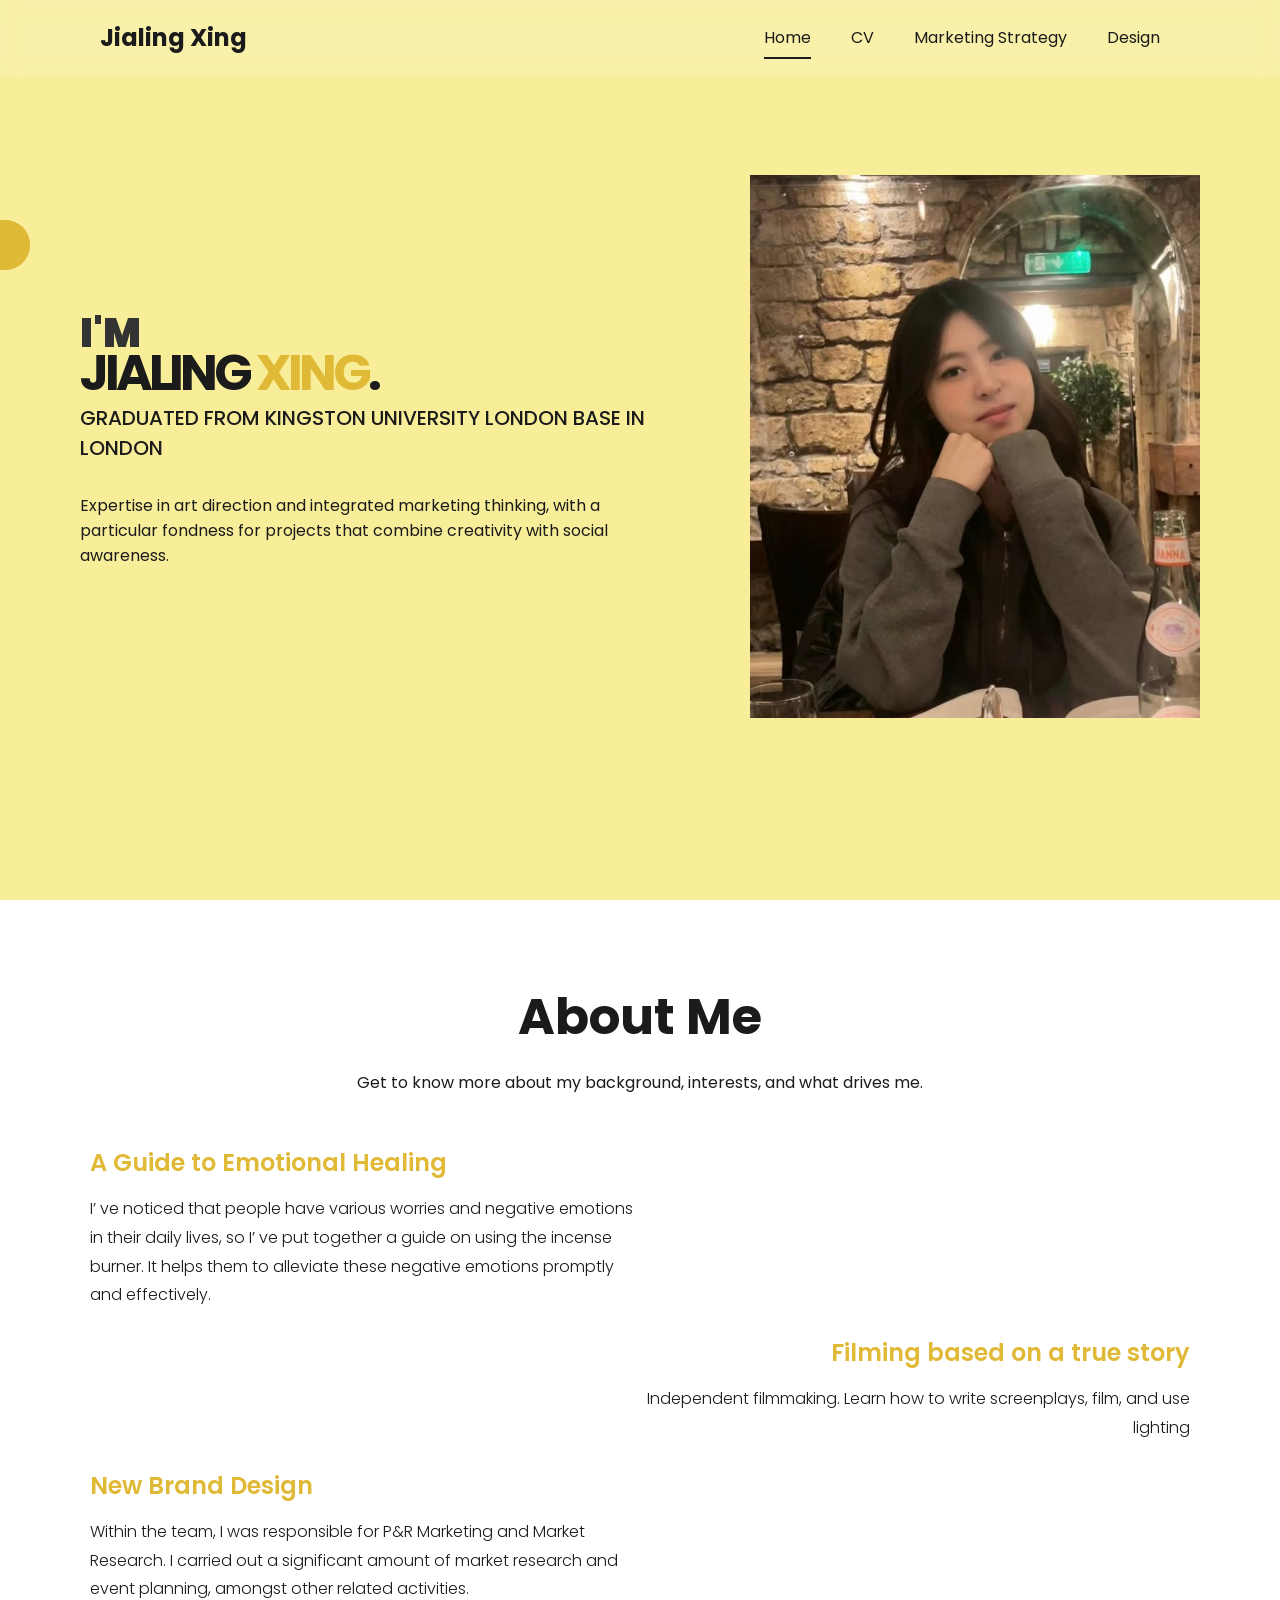
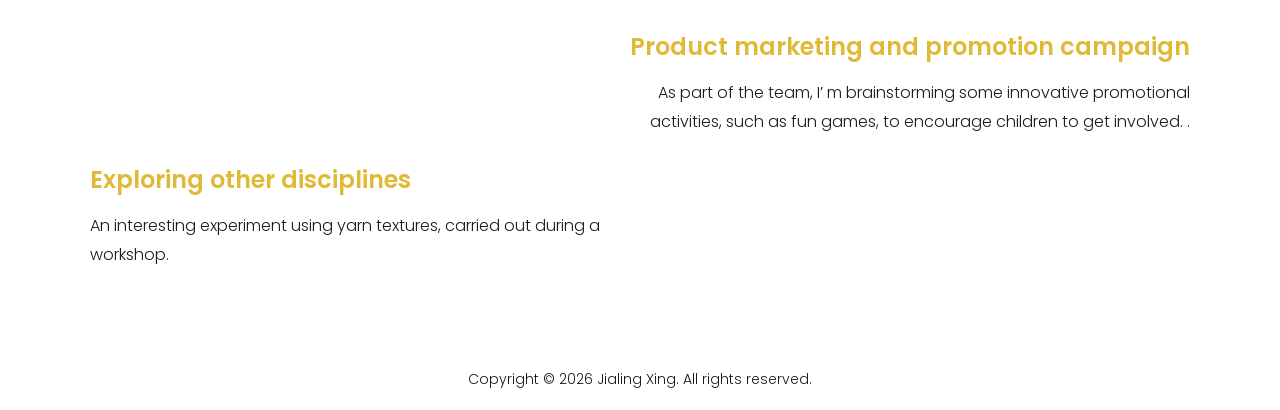
<file: index.html>
<!DOCTYPE html>
<html lang="en">

<head>
    <meta charset="UTF-8">
    <meta name="viewport" content="width=device-width, initial-scale=1.0">
    <title>Home - Jialing Xing Portfolio</title>
    <link rel="stylesheet" href="https://cdnjs.cloudflare.com/ajax/libs/font-awesome/5.15.3/css/all.min.css"
        integrity="sha512-iBBXm8fW90+nuLcSKlbmrPcLa0OT92xO1BIsZ+ywDWZCvqsWgccV3gFoRBv0z+8dLJgyAHIhR35VZc2oM/gI1w=="
        crossorigin="anonymous" referrerpolicy="no-referrer" />
    <link rel="stylesheet" href="./common.css">

    <!-- Home Page Styles -->
    <style>
        /* Home Page Container */
        .home-page-container {
            width: 100%;
            display: flex;
            flex-direction: column;
            align-items: center;
            justify-content: flex-start;
            background: transparent;
            scroll-snap-type: y mandatory;

        }

        /* Hero Section */
        .hero-section {
            display: flex;
            justify-content: space-between;
            align-items: center;
            height: 100dvh;
            padding: 0 80px;
            width: 100%;
            background-color: #F8EE99;
            gap: 60px;
        }

        .hero-content {
            flex: 1;
            max-width: 600px;
            z-index: 2;
        }

        .hero-animation {
            flex: 1;
            height: 80%;
            max-width: 600px;
            position: relative;
            z-index: 1;
            display: flex;
            align-items: center;
            justify-content: center;
        }

        .hero-greeting {
            color: var(--gray);
            font-size: 40px;
            text-transform: uppercase;
            font-weight: 900;
        }

        .hero-name {
            line-height: 20px;
            font-size: 50px;
            letter-spacing: -4px;
            text-transform: uppercase;
            color: var(--white);
            margin-bottom: 20px;
        }

        .hero-name-highlight {
            color: var(--primary);
        }

        .hero-title {
            color: var(--white);
            font-size: 20px;
            text-transform: uppercase;
            font-weight: 500;
            margin-bottom: 30px;
        }

        .hero-description {
            margin-bottom: 30px;
            color: var(--white);
        }

        .profile-image-wrapper {
            flex-basis: 50%;
        }

        .profile-image {
            width: 100%;
            max-width: 450px;
            height: auto;
            object-fit: cover;
        }

        .decorative-circles span {
            width: 50px;
            height: 50px;
            position: absolute;
            top: 220px;
            left: -20px;
            border-radius: 50%;
            background-color: var(--primary);
        }

        /* About Me Section */
        .about-section {
            width: 100%;
            max-width: 1200px;
            padding: 80px 50px;
            text-align: center;
            background: transparent;
            display: flex;
            flex-direction: column;
            justify-content: center;
            scroll-snap-align: start;
            scroll-snap-stop: always;
        }

        .about-section-title {
            font-size: 50px;
            color: var(--white);
            margin-bottom: 15px;
        }

        .about-section-description {
            color: var(--white);
            font-size: 16px;
        }

        .about-content-wrapper {
            display: grid;
            margin-top: 50px;
            width: 100%;
        }

        .about-introduction {
            text-align: left;
        }

        .about-subtitle {
            color: var(--primary);
            font-size: 24px;
            margin-bottom: 15px;
            margin-top: 25px;
            font-weight: 600;
        }

        .about-subtitle:first-child {
            margin-top: 0;
        }

        .about-paragraph {
            color: var(--white);
            line-height: 1.8;
            font-weight: 300;
            font-size: 16px;
        }

        /* Mobile Responsive Design */
        @media screen and (max-width: 768px) {

            /* Hero Section Mobile */
            .hero-section {
                flex-direction: column-reverse;
                padding: 20px;
                justify-content: center;
                gap: 30px;
            }

            .hero-content {
                flex: none;
                max-width: 100%;
                text-align: center;
            }

            .hero-animation {
                display: none;
            }

            .hero-greeting {
                font-size: 24px;
            }

            .hero-name {
                font-size: 32px;
                line-height: 1.2;
                letter-spacing: -2px;
                margin-bottom: 15px;
            }

            .hero-title {
                font-size: 14px;
                letter-spacing: 3px;
                margin-bottom: 20px;
            }

            .hero-description {
                width: 100%;
                font-size: 14px;
                margin-bottom: 25px;
            }

            /* About Section Mobile */
            .about-section {
                padding: 60px 20px;
            }

            .about-section-title {
                font-size: 32px;
                margin-bottom: 12px;
            }

            .about-section-description {
                font-size: 14px;
            }

            .about-content-wrapper {
                margin-top: 30px;
            }

            .about-introduction {
                text-align: center;
            }

            .about-subtitle {
                font-size: 20px;
                margin-top: 30px;
                margin-bottom: 12px;
                text-align: center !important;
            }

            .about-subtitle:first-child {
                margin-top: 0;
            }

            .about-paragraph {
                font-size: 14px;
                line-height: 1.7;
                width: 100% !important;
                text-align: center !important;
                margin-left: auto !important;
                margin-right: auto !important;
            }

            /* Decorative circles hide on mobile */
            .decorative-circles {
                display: none;
            }

            .profile-image {
                max-width: 260px;
            }
        }

        /* Tablet Responsive Design */
        @media screen and (max-width: 1024px) and (min-width: 769px) {
            .hero-section {
                padding: 0 40px;
                gap: 40px;
            }

            .hero-content {
                max-width: 450px;
            }

            .hero-animation {
                max-width: 450px;
            }

            .hero-greeting {
                font-size: 32px;
            }

            .hero-name {
                font-size: 42px;
            }

            .hero-title {
                font-size: 18px;
            }

            .hero-description {
                width: 90%;
            }

            .about-section {
                padding: 70px 40px;
            }

            .about-section-title {
                font-size: 42px;
            }

            .about-subtitle {
                font-size: 22px;
            }

            .about-paragraph {
                width: 70% !important;
            }


        }
    </style>
</head>

<body>
    <!-- Preloader -->


    <!-- Theme Toggle Buttons -->
   

    <header>
        <!-- Navigation Bar -->
        <nav class="navbar">
            <h1><a href="index.html" class="logo">Jialing Xing</a></h1>
            <ul class="navigation-menu">
                <li><a class="active" href="index.html">Home</a></li>
                <li><a href="cv.html">CV</a></li>
                    <li><a href="research.html">Marketing Strategy</a></li>
                <li><a href="design.html">Design</a></li>
                <!-- <li><a href="contact.html">Contact</a></li> -->
            </ul>
            <i class="mobile-menu-toggle fas fa-bars" aria-label="Toggle menu"></i>
        </nav>

        <!-- Home Page Container -->
        <div class="home-page-container">
            <!-- Hero Section -->
            <section class="hero-section">
                <div class="hero-content">
                    <h3 class="hero-greeting">I'm</h3>
                    <h1 class="hero-name">Jialing <span class="hero-name-highlight"> Xing</span>.</h1>
                    <h4 class="hero-title">
                        Graduated from Kingston University London Base in London
                    </h4>
                    <p class="hero-description">Expertise in art direction and integrated marketing thinking, with a
                        particular fondness for
                        projects that combine creativity with social awareness.</p>
                </div>

                <div class="hero-image">
                    <img src="./images/profile.jpg" alt="Profile" class="profile-image">
                </div>
            </section>

            <!-- About Me Section -->
            <section class="about-section">
                <h1 class="about-section-title">About Me</h1>
                <p class="about-section-description">Get to know more about my background, interests, and what drives
                    me.</p>
                <div class="about-content-wrapper">
                    <div class="about-introduction">
                        <h3 class="about-subtitle" style="text-align: start;">A Guide to Emotional Healing</h3>
                        <p class="about-paragraph" style="text-align: left; width: 50%; margin-right: auto;">I’
                            ve noticed that people have various worries and
                            negative emotions in their daily lives, so I’
                            ve put
                            together a guide on using the incense burner. It helps
                            them to alleviate these negative emotions promptly and
                            effectively.</p>

                        <h3 class="about-subtitle" style="text-align: end;">Filming based on a true story
                        </h3>
                        <p class="about-paragraph" style="text-align: right; width: 50%; margin-left: auto;">
                        Independent filmmaking. Learn how to write screenplays, film, and use lighting
                        </p>

                        <h3 class="about-subtitle" style="text-align: start;">New Brand Design</h3>
                        <p class="about-paragraph" style="text-align: left; width: 50%; margin-right: auto;">Within the
                            team, I was responsible for P&R
                            Marketing and Market Research. I carried out a
                            significant amount of market research and event
                            planning, amongst other related activities.</p>

                      


                        <h3 class="about-subtitle" style="text-align: end;">Product marketing and promotion campaign
                        </h3>
                        <p class="about-paragraph" style="text-align: right; width: 50%; margin-left: auto;">
                            As part of the team, I’
                            m brainstorming some innovative
                            promotional activities, such as fun games, to encourage
                            children to get involved.
                            .</p>


                        <h3 class="about-subtitle" style="text-align: start;">Exploring other disciplines</h3>
                        <p class="about-paragraph" style="text-align: left; width: 50%; margin-right: auto;">An
                            interesting experiment using yarn textures, carried out during a workshop.</p>








                    </div>

                </div>
            </section>

            <footer>
                <p>Copyright © 2026 Jialing Xing. All rights reserved.</p>
            </footer>
        </div>

        <!-- Decorative Elements -->
        <div class="decorative-circles">
            <span></span>
            <span></span>
        </div>
    </header>

    <script src="./main.js"></script>
</body>
</html>
</file>
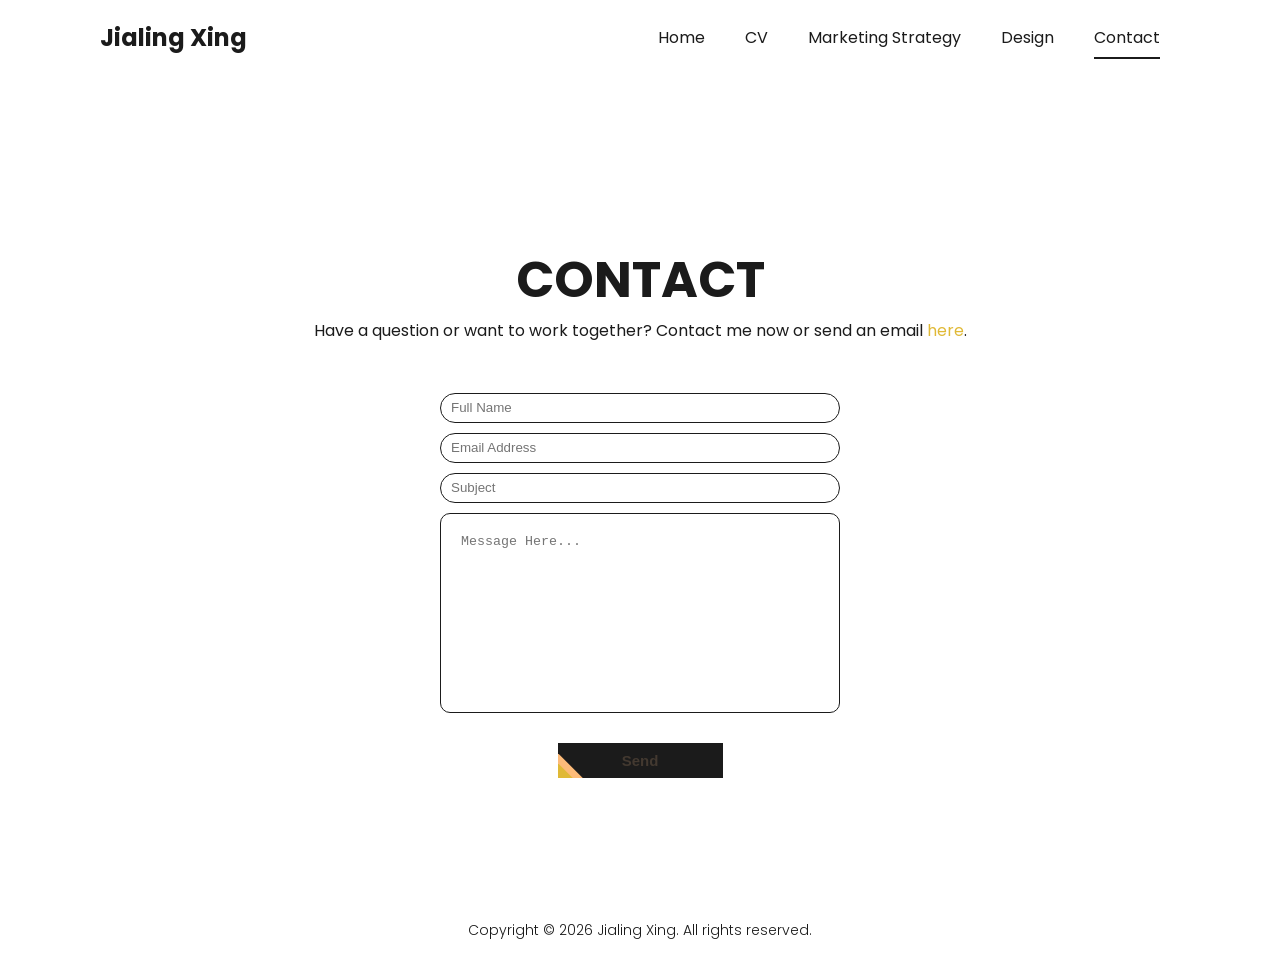
<file: contact.html>
<!DOCTYPE html>
<html lang="en">

<head>
    <meta charset="UTF-8">
    <meta name="viewport" content="width=device-width, initial-scale=1.0">
    <title>Contact - Jialing Xing Portfolio</title>
    <link rel="stylesheet" href="https://cdnjs.cloudflare.com/ajax/libs/font-awesome/5.15.3/css/all.min.css"
        integrity="sha512-iBBXm8fW90+nuLcSKlbmrPcLa0OT92xO1BIsZ+ywDWZCvqsWgccV3gFoRBv0z+8dLJgyAHIhR35VZc2oM/gI1w=="
        crossorigin="anonymous" referrerpolicy="no-referrer" />
    <link rel="stylesheet" href="./common.css">

    <!-- Contact Page Styles -->
    <style>
        .contact-container {
            text-align: center;
        }

        .contact-form {
            margin-top: 50px;
        }

        .contact-form input {
            margin-bottom: 10px;
            height: 30px;
            padding: 10px;
            outline: none;
            color: var(--white);
            background-color: transparent;
            border: 1px solid var(--white);
            border-radius: 30px;
            display: block;
            width: 400px;
        }

        .contact-form textarea {
            color: var(--white);
            margin-bottom: 30px;
            height: 200px;
            padding: 20px;
            outline: none;
            background-color: transparent;
            border: 1px solid var(--white);
            border-radius: 10px;
            display: block;
            width: 400px;
            resize: none;
        }

        .notification {
            position: fixed;
            top: 30px;
            right: 30px;
            min-width: 260px;
            padding: 16px 22px;
            border-radius: 12px;
            color: var(--white);
            background: rgba(0, 0, 0, 0.75);
            box-shadow: 0 10px 40px rgba(0, 0, 0, 0.4);
            opacity: 0;
            pointer-events: none;
            transform: translateY(-20px);
            transition: opacity 0.3s ease, transform 0.3s ease;
            z-index: 999;
        }

        .notification.show {
            opacity: 1;
            pointer-events: auto;
            transform: translateY(0);
        }

        .notification.success {
            background: rgba(46, 204, 113, 0.9);
        }

        .notification.error {
            background: rgba(231, 76, 60, 0.9);
        }

        @media screen and (max-width:905px) {
            .contact-form input {
                width: 300px;
            }

            .contact-form textarea {
                width: 300px;
            }
        }
    </style>
</head>

<body>
     
  
    <header>
        <nav class="navbar">
            <h1><a href="index.html" class="logo">Jialing Xing</a></h1>
            <ul class="navigation-menu">
                <li><a href="index.html">Home</a></li>
                <li><a href="cv.html">CV</a></li>
               <li><a href="research.html">Marketing Strategy</a></li>
                <li><a href="design.html">Design</a></li>
                <li><a class="active" href="contact.html">Contact</a></li>
            </ul>
            <i class="mobile-menu-toggle fas fa-bars" aria-label="Toggle menu"></i>
        </nav>

        <section class="section" style="height: 100vh;">
            <h1 class="section-title">Contact</h1>
            <p class="section-desc">Have a question or want to work together? Contact me now or send an email <a
                    href="mailto:xjl15215998587@163.com">here</a>.</p>
            <div class="contact-container">
                <form class="contact-form form">
                    <input type="text" name="name" placeholder="Full Name" data-i18n-placeholder="contact.form.name" required>
                    <input type="email" name="email" placeholder="Email Address" data-i18n-placeholder="contact.form.email" required>
                    <input type="text" name="subject" placeholder="Subject" data-i18n-placeholder="contact.form.subject" required>
                    <textarea name="message" placeholder="Message Here..." data-i18n-placeholder="contact.form.message" required></textarea>
                    <button class="btn" type="submit"><span>Send</span></button>
                </form>
            </div>
        </section>

        <div class="notification" id="notification" role="status" aria-live="polite"></div>

        <footer>
            <p>Copyright © 2026 Jialing Xing. All rights reserved.</p>
        </footer>
    </header>

    <script src="./main.js"></script>
</body>

</html>
</file>
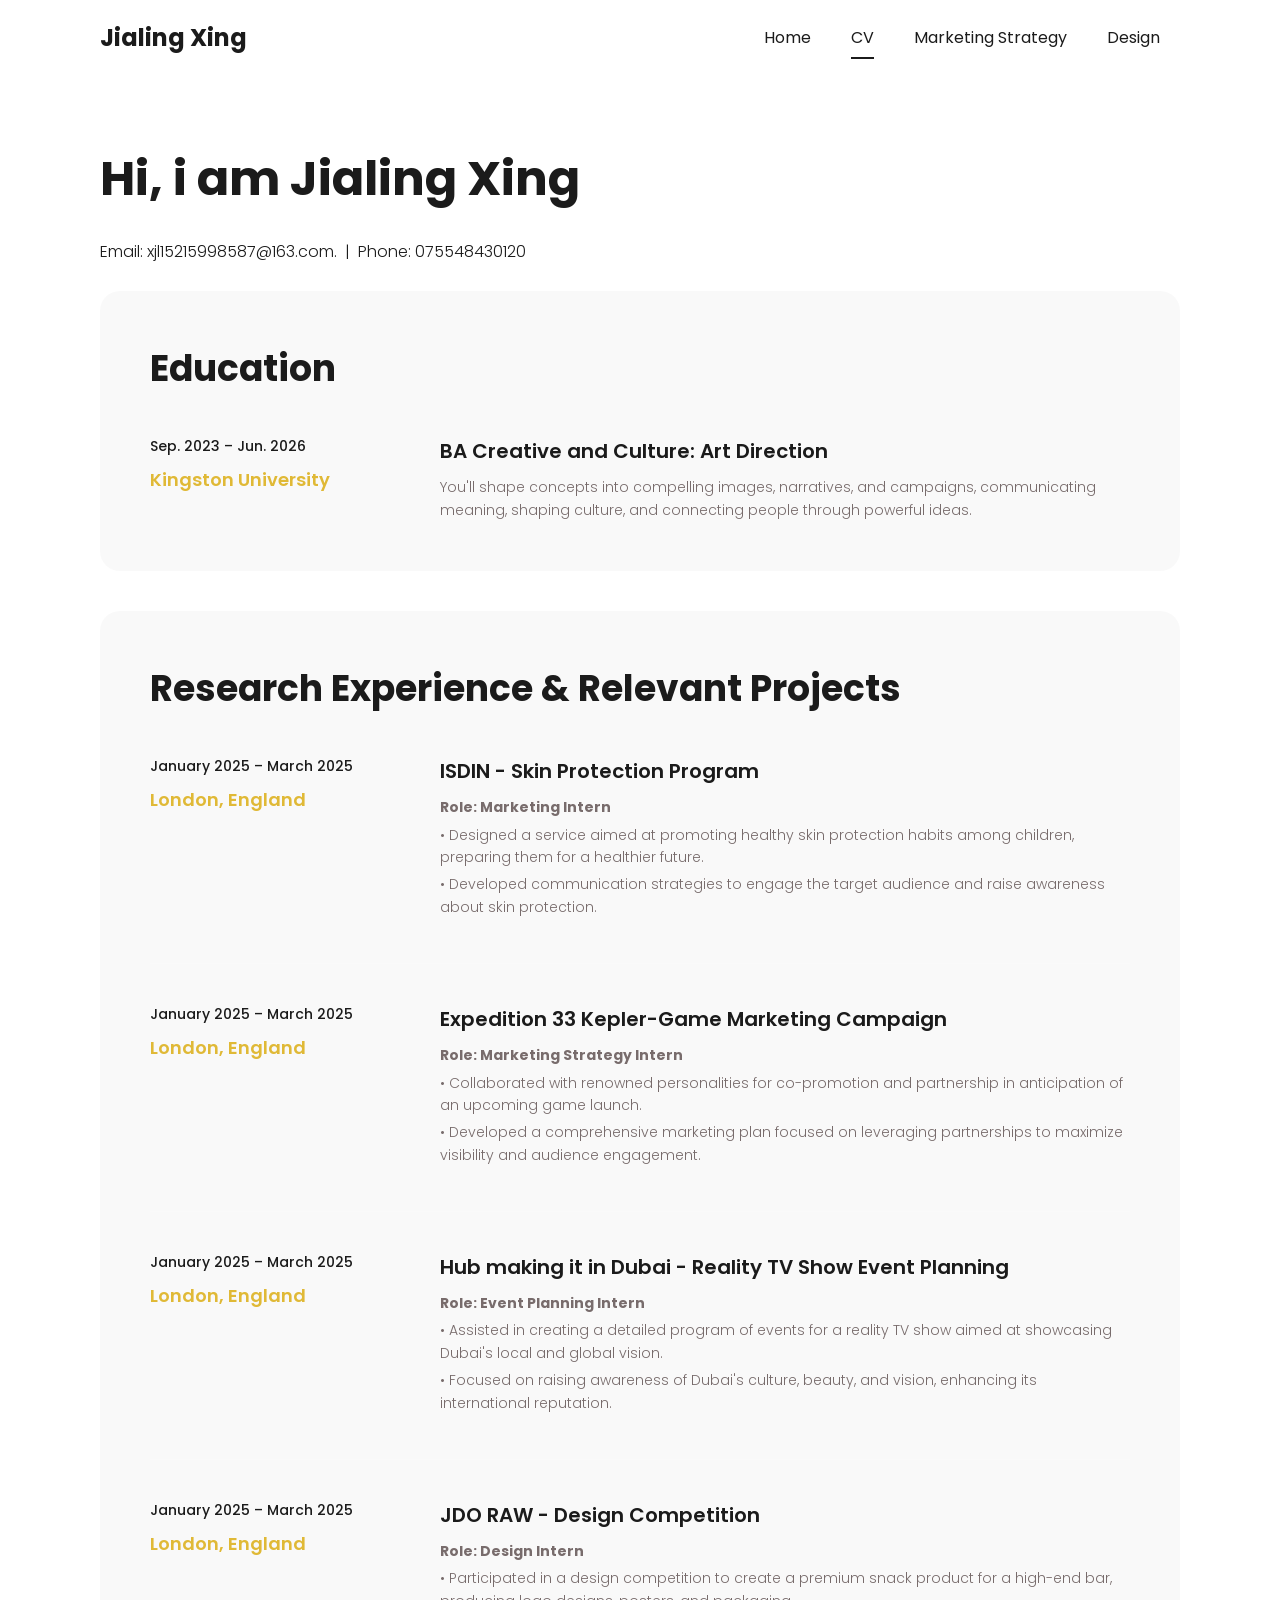
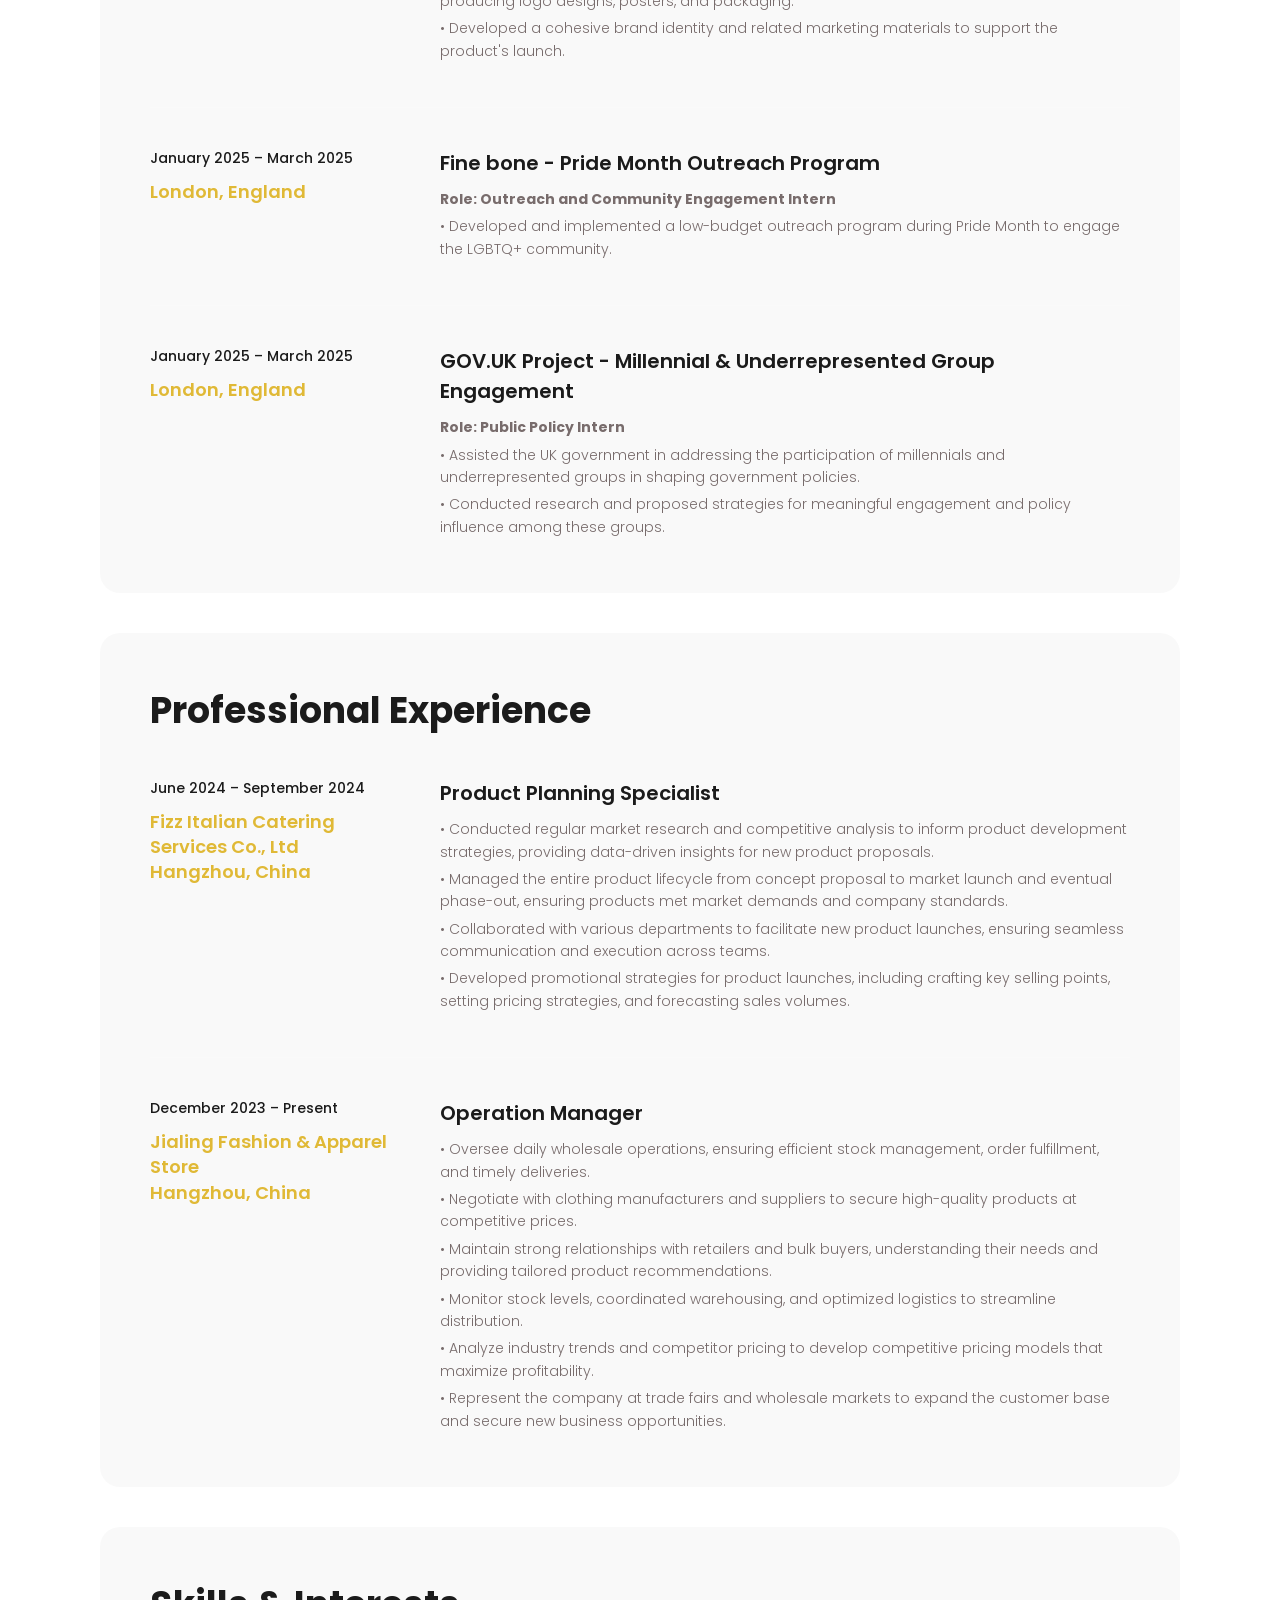
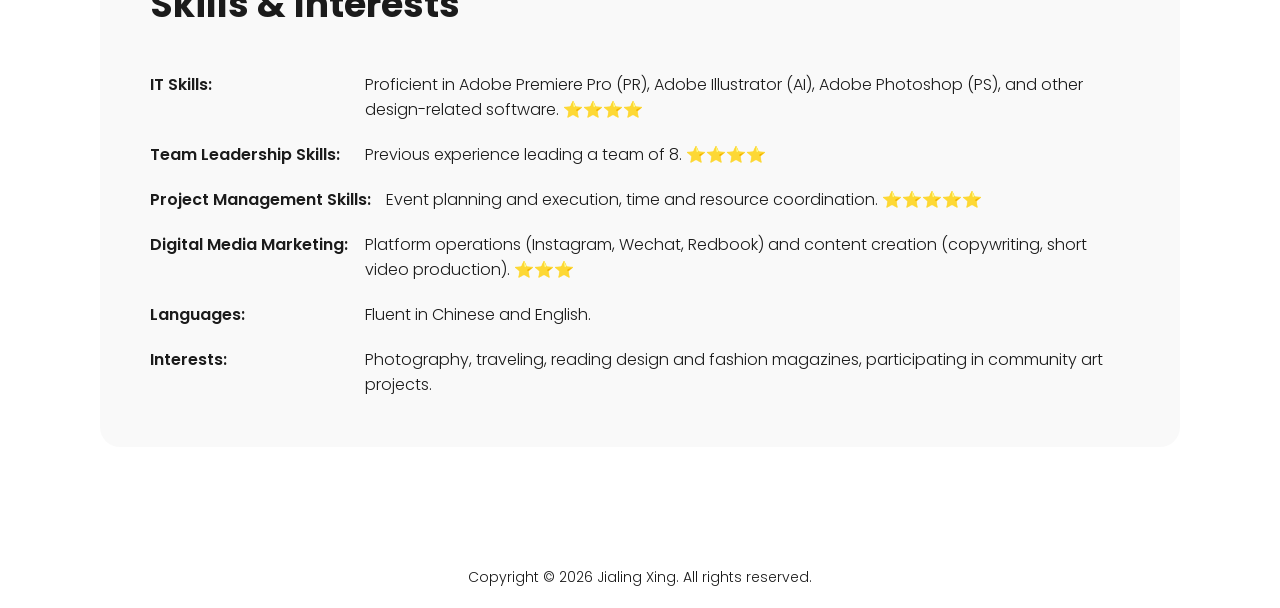
<file: cv.html>
<!DOCTYPE html>
<html lang="en">

<head>
    <meta charset="UTF-8">
    <meta name="viewport" content="width=device-width, initial-scale=1.0">
    <title>CV - Jialing Xing Portfolio</title>
    <link rel="stylesheet" href="https://cdnjs.cloudflare.com/ajax/libs/font-awesome/5.15.3/css/all.min.css"
        integrity="sha512-iBBXm8fW90+nuLcSKlbmrPcLa0OT92xO1BIsZ+ywDWZCvqsWgccV3gFoRBv0z+8dLJgyAHIhR35VZc2oM/gI1w=="
        crossorigin="anonymous" referrerpolicy="no-referrer" />
    <link rel="stylesheet" href="./common.css">



    <!-- CV Page Styles -->
    <style>
        .cv-container {
            max-width: 1200px;
            margin: 0 auto;
            padding: 150px 60px 60px;
        }

   

        .cv-intro h1 {
            font-size: 48px;
            color: var(--white);
            margin-bottom: 30px;
            line-height: 1.2;
        }

        .cv-intro p {
            color: var(--white);
            font-size: 16px;
            line-height: 1.8;
            font-weight: 300;
        }

        .cv-section {
            background: rgba(219, 219, 219, 0.18);
            padding: 50px;
            margin-bottom: 40px;
            border-radius: 20px;
            backdrop-filter: blur(10px);
        }

        .cv-section-title {
            font-size: 36px;
            color: var(--white);
            margin-bottom: 40px;
            font-weight: 700;
        }

        .cv-item {
            display: grid;
            grid-template-columns: 250px 1fr;
            gap: 40px;
            margin-bottom: 40px;
            padding-bottom: 40px;
            border-bottom: 1px solid rgba(255, 255, 255, 0.1);
        }

        .cv-item:last-child {
            margin-bottom: 0;
            padding-bottom: 0;
            border-bottom: none;
        }

        .cv-item-left {
            color: var(--white);
        }

        .cv-time {
            font-size: 14px;
            font-weight: 500;
            margin-bottom: 10px;
            color: var(--white);
        }

        .cv-institution {
            font-size: 18px;
            font-weight: 600;
            color: var(--primary);
            line-height: 1.4;
        }

        .cv-item-right {
            color: var(--white);
        }

        .cv-position {
            font-size: 20px;
            font-weight: 600;
            margin-bottom: 10px;
            color: var(--white);
        }

        .cv-details {
            font-size: 14px;
            line-height: 1.6;
            font-weight: 300;
            color: var(--grey-text);
        }

        .cv-details-item {
            margin-bottom: 5px;
        }

        .cv-link {
            color: var(--primary);
            text-decoration: underline;
            transition: all 0.3s;
        }

        .cv-link:hover {
            color: var(--secondary);
        }

        /* Publications Section */
        .publication-item {
            margin-bottom: 25px;
            position: relative;
            color: var(--white);
            font-size: 14px;
            line-height: 1.8;
        }



        .author-highlight {
            color: var(--primary);
            font-weight: 600;
        }

        /* Skills Section */
        .skills-grid {
            display: grid;
            grid-template-columns: 1fr;
            gap: 20px;
        }

        .skill-item {
            display: flex;
            gap: 15px;
        }

        .skill-label {
            font-weight: 600;
            color: var(--white);
            min-width: 200px;
        }

        .skill-value {
            color: var(--white);
            font-weight: 300;
        }

        /* Responsive Design for Mobile */
        @media screen and (max-width: 768px) {
            .cv-container {
                padding: 120px 20px 40px;
            }

            .cv-intro h1 {
                font-size: 28px;
                margin-bottom: 20px;
            }

            .cv-intro p {
                font-size: 14px;
            }

            .cv-section {
                padding: 30px 20px;
                margin-bottom: 30px;
            }

            .cv-section-title {
                font-size: 28px;
                margin-bottom: 30px;
            }

            .cv-item {
                grid-template-columns: 1fr;
                gap: 20px;
                padding-bottom: 30px;
                margin-bottom: 30px;
            }

            .cv-item-left {
                padding-bottom: 15px;
                border-bottom: 1px solid rgba(255, 255, 255, 0.1);
            }

            .cv-time {
                font-size: 13px;
                margin-bottom: 8px;
            }

            .cv-institution {
                font-size: 16px;
            }

            .cv-position {
                font-size: 18px;
            }

            .cv-details {
                font-size: 13px;
            }

            .publication-item {
                font-size: 13px;
                padding-left: 15px;
                margin-bottom: 20px;
            }

            .skills-grid {
                gap: 15px;
            }

            .skill-item {
                flex-direction: column;
                gap: 8px;
            }

            .skill-label {
                min-width: auto;
                font-size: 14px;
            }

            .skill-value {
                font-size: 13px;
            }
        }

        /* Tablet Responsive */
        @media screen and (max-width: 1024px) and (min-width: 769px) {
            .cv-container {
                padding: 130px 40px 50px;
            }

            .cv-intro h1 {
                font-size: 40px;
            }

            .cv-section {
                padding: 40px;
            }

            .cv-item {
                grid-template-columns: 200px 1fr;
                gap: 30px;
            }
        }
    </style>
</head>

<body>
     
  
    <header>
        <nav class="navbar">
            <h1><a href="index.html" class="logo">Jialing Xing</a></h1>
            <ul class="navigation-menu">
                <li><a href="index.html">Home</a></li>
                <li><a class="active" href="cv.html">CV</a></li>
               <li><a href="research.html">Marketing Strategy</a></li>
                <li><a href="design.html">Design</a></li>
                <!-- <li><a href="contact.html">Contact</a></li> -->
            </ul>
            <i class="mobile-menu-toggle fas fa-bars" aria-label="Toggle menu"></i>
        </nav>

        <div class="cv-container">
            <!-- Introduction -->
            <div class="cv-intro">
                <h1>Hi, i am Jialing Xing</h1>
                <p>Email: xjl15215998587@163.com. &nbsp;|&nbsp; Phone: 075548430120</p><br/>
                <!-- <p>A design technology researcher and practitioner with expertise in XR development, motion capture systems, and human-computer interaction. Currently pursuing a Master's degree in Design Technology at Cornell University with a focus on developing immersive environments and intelligent interaction systems for healthcare and education.</p> -->
            </div>

            <!-- Education Section -->
            <section class="cv-section">
                <h2 class="cv-section-title">Education</h2>

                <div class="cv-item">
                    <div class="cv-item-left">
                        <p class="cv-time">Sep. 2023 – Jun. 2026</p>
                        <p class="cv-institution">Kingston University</p>
                    </div>
                    <div class="cv-item-right">
                        <h3 class="cv-position">BA Creative and Culture: Art Direction</h3>
                        <div class="cv-details">
                            <p>
                                You'll shape concepts into compelling images, narratives, and campaigns, communicating meaning, shaping culture, and
connecting people through powerful ideas.
                            </p>
                        </div>
                    </div>
                </div>

             
            </section>

            <!-- Research Experience & Relevant Projects Section -->
            <section class="cv-section">
                <h2 class="cv-section-title">Research Experience & Relevant Projects</h2>

                <div class="cv-item">
                    <div class="cv-item-left">
                        <p class="cv-time">January 2025 – March 2025</p>
                        <p class="cv-institution">London, England</p>
                    </div>
                    <div class="cv-item-right">
                        <h3 class="cv-position">ISDIN - Skin Protection Program</h3>
                        <div class="cv-details">
                            <p class="cv-details-item"><strong>Role: Marketing Intern</strong></p>
                            <p class="cv-details-item">• Designed a service aimed at promoting healthy skin protection habits among children, preparing them for a healthier future.</p>
                            <p class="cv-details-item">• Developed communication strategies to engage the target audience and raise awareness about skin protection.</p>
                        </div>
                    </div>
                </div>

                <div class="cv-item">
                    <div class="cv-item-left">
                        <p class="cv-time">January 2025 – March 2025</p>
                        <p class="cv-institution">London, England</p>
                    </div>
                    <div class="cv-item-right">
                        <h3 class="cv-position">Expedition 33 Kepler-Game Marketing Campaign</h3>
                        <div class="cv-details">
                            <p class="cv-details-item"><strong>Role: Marketing Strategy Intern</strong></p>
                            <p class="cv-details-item">• Collaborated with renowned personalities for co-promotion and partnership in anticipation of an upcoming game launch.</p>
                            <p class="cv-details-item">• Developed a comprehensive marketing plan focused on leveraging partnerships to maximize visibility and audience engagement.</p>
                        </div>
                    </div>
                </div>

                <div class="cv-item">
                    <div class="cv-item-left">
                        <p class="cv-time">January 2025 – March 2025</p>
                        <p class="cv-institution">London, England</p>
                    </div>
                    <div class="cv-item-right">
                        <h3 class="cv-position">Hub making it in Dubai - Reality TV Show Event Planning</h3>
                        <div class="cv-details">
                            <p class="cv-details-item"><strong>Role: Event Planning Intern</strong></p>
                            <p class="cv-details-item">• Assisted in creating a detailed program of events for a reality TV show aimed at showcasing Dubai's local and global vision.</p>
                            <p class="cv-details-item">• Focused on raising awareness of Dubai's culture, beauty, and vision, enhancing its international reputation.</p>
                        </div>
                    </div>
                </div>

                <div class="cv-item">
                    <div class="cv-item-left">
                        <p class="cv-time">January 2025 – March 2025</p>
                        <p class="cv-institution">London, England</p>
                    </div>
                    <div class="cv-item-right">
                        <h3 class="cv-position">JDO RAW - Design Competition</h3>
                        <div class="cv-details">
                            <p class="cv-details-item"><strong>Role: Design Intern</strong></p>
                            <p class="cv-details-item">• Participated in a design competition to create a premium snack product for a high-end bar, producing logo designs, posters, and packaging.</p>
                            <p class="cv-details-item">• Developed a cohesive brand identity and related marketing materials to support the product's launch.</p>
                        </div>
                    </div>
                </div>

                <div class="cv-item">
                    <div class="cv-item-left">
                        <p class="cv-time">January 2025 – March 2025</p>
                        <p class="cv-institution">London, England</p>
                    </div>
                    <div class="cv-item-right">
                        <h3 class="cv-position">Fine bone - Pride Month Outreach Program</h3>
                        <div class="cv-details">
                            <p class="cv-details-item"><strong>Role: Outreach and Community Engagement Intern</strong></p>
                            <p class="cv-details-item">• Developed and implemented a low-budget outreach program during Pride Month to engage the LGBTQ+ community.</p>
                        </div>
                    </div>
                </div>

                <div class="cv-item">
                    <div class="cv-item-left">
                        <p class="cv-time">January 2025 – March 2025</p>
                        <p class="cv-institution">London, England</p>
                    </div>
                    <div class="cv-item-right">
                        <h3 class="cv-position">GOV.UK Project - Millennial & Underrepresented Group Engagement</h3>
                        <div class="cv-details">
                            <p class="cv-details-item"><strong>Role: Public Policy Intern</strong></p>
                            <p class="cv-details-item">• Assisted the UK government in addressing the participation of millennials and underrepresented groups in shaping government policies.</p>
                            <p class="cv-details-item">• Conducted research and proposed strategies for meaningful engagement and policy influence among these groups.</p>
                        </div>
                    </div>
                </div>

            </section>

            <!-- Publications Section -->
            <!-- <section class="cv-section">
                <h2 class="cv-section-title">Publications</h2>

                <div class="publication-item">
                    <strong>[1].&nbsp; </strong> Guo, Y., and <span class="author-highlight">Zhou, D.</span> "The Application of Gestalt Psychology's Principles of Visual Perception in Subway Spatial Visual Orientation." Da Zhong Wen Yi, vol. 8, 2023.
                </div>

                <div class="publication-item">
                    <strong>[2].&nbsp; </strong> Zhang, H., and <span class="author-highlight">Zhou, D.</span> "Effects of Daylight Intensity on Emotion Regulation in a Virtual Healing Space." Human Factors in Design, Engineering, and Computing, vol. 159, 2024, pp. 1178–1186.
                </div>

                <div class="publication-item">
                    <strong>[3].&nbsp; </strong> Li, Y., Ma, Z., Han, X., <span class="author-highlight">Zhou, D.</span>, & Wang, Z. (Under Review). A Multi-Objective Optimization Method for UI Interfaces Integrating NSGA-II and Simulated Annealing. Scientific Reports. (Under second-round review)
                </div>
            </section> -->

            <!-- Professional Experience Section -->
            <section class="cv-section">
                <h2 class="cv-section-title">Professional Experience</h2>

                <div class="cv-item">
                    <div class="cv-item-left">
                        <p class="cv-time">June 2024 – September 2024</p>
                        <p class="cv-institution">Fizz Italian Catering Services Co., Ltd</p>
                        <p class="cv-institution">Hangzhou, China</p>
                    </div>
                    <div class="cv-item-right">
                        <h3 class="cv-position">Product Planning Specialist</h3>
                        <div class="cv-details">
                            <p class="cv-details-item">• Conducted regular market research and competitive analysis to inform product development strategies, providing data-driven insights for new product proposals.</p>
                            <p class="cv-details-item">• Managed the entire product lifecycle from concept proposal to market launch and eventual phase-out, ensuring products met market demands and company standards.</p>
                            <p class="cv-details-item">• Collaborated with various departments to facilitate new product launches, ensuring seamless communication and execution across teams.</p>
                            <p class="cv-details-item">• Developed promotional strategies for product launches, including crafting key selling points, setting pricing strategies, and forecasting sales volumes.</p>
                        </div>
                    </div>
                </div>

                <div class="cv-item">
                    <div class="cv-item-left">
                        <p class="cv-time">December 2023 – Present</p>
                        <p class="cv-institution">Jialing Fashion & Apparel Store</p>
                        <p class="cv-institution">Hangzhou, China</p>
                    </div>
                    <div class="cv-item-right">
                        <h3 class="cv-position">Operation Manager</h3>
                        <div class="cv-details">
                            <p class="cv-details-item">• Oversee daily wholesale operations, ensuring efficient stock management, order fulfillment, and timely deliveries.</p>
                            <p class="cv-details-item">• Negotiate with clothing manufacturers and suppliers to secure high-quality products at competitive prices.</p>
                            <p class="cv-details-item">• Maintain strong relationships with retailers and bulk buyers, understanding their needs and providing tailored product recommendations.</p>
                            <p class="cv-details-item">• Monitor stock levels, coordinated warehousing, and optimized logistics to streamline distribution.</p>
                            <p class="cv-details-item">• Analyze industry trends and competitor pricing to develop competitive pricing models that maximize profitability.</p>
                            <p class="cv-details-item">• Represent the company at trade fairs and wholesale markets to expand the customer base and secure new business opportunities.</p>
                        </div>
                    </div>
                </div>
            </section>

            <!-- Skills Section -->
            <section class="cv-section">
                <h2 class="cv-section-title">Skills & Interests</h2>

                <div class="skills-grid">
                    <div class="skill-item">
                        <span class="skill-label">IT Skills:</span>
                        <span class="skill-value">Proficient in Adobe Premiere Pro (PR), Adobe Illustrator (AI), Adobe Photoshop (PS), and other design-related software. ⭐⭐⭐⭐</span>
                    </div>

                    <div class="skill-item">
                        <span class="skill-label">Team Leadership Skills:</span>
                        <span class="skill-value">Previous experience leading a team of 8. ⭐⭐⭐⭐</span>
                    </div>

                    <div class="skill-item">
                        <span class="skill-label">Project Management Skills:</span>
                        <span class="skill-value">Event planning and execution, time and resource coordination. ⭐⭐⭐⭐⭐</span>
                    </div>

                    <div class="skill-item">
                        <span class="skill-label">Digital Media Marketing:</span>
                        <span class="skill-value">Platform operations (Instagram, Wechat, Redbook) and content creation (copywriting, short video production). ⭐⭐⭐</span>
                    </div>

                    <div class="skill-item">
                        <span class="skill-label">Languages:</span>
                        <span class="skill-value">Fluent in Chinese and English.</span>
                    </div>

                    <div class="skill-item">
                        <span class="skill-label">Interests:</span>
                        <span class="skill-value">Photography, traveling, reading design and fashion magazines, participating in community art projects.</span>
                    </div>
                </div>
            </section>
        </div>

        <footer>
            <p>Copyright © 2026 Jialing Xing. All rights reserved.</p>
        </footer>
    </header>

    <script src="./main.js"></script>
</body>

</html>
</file>
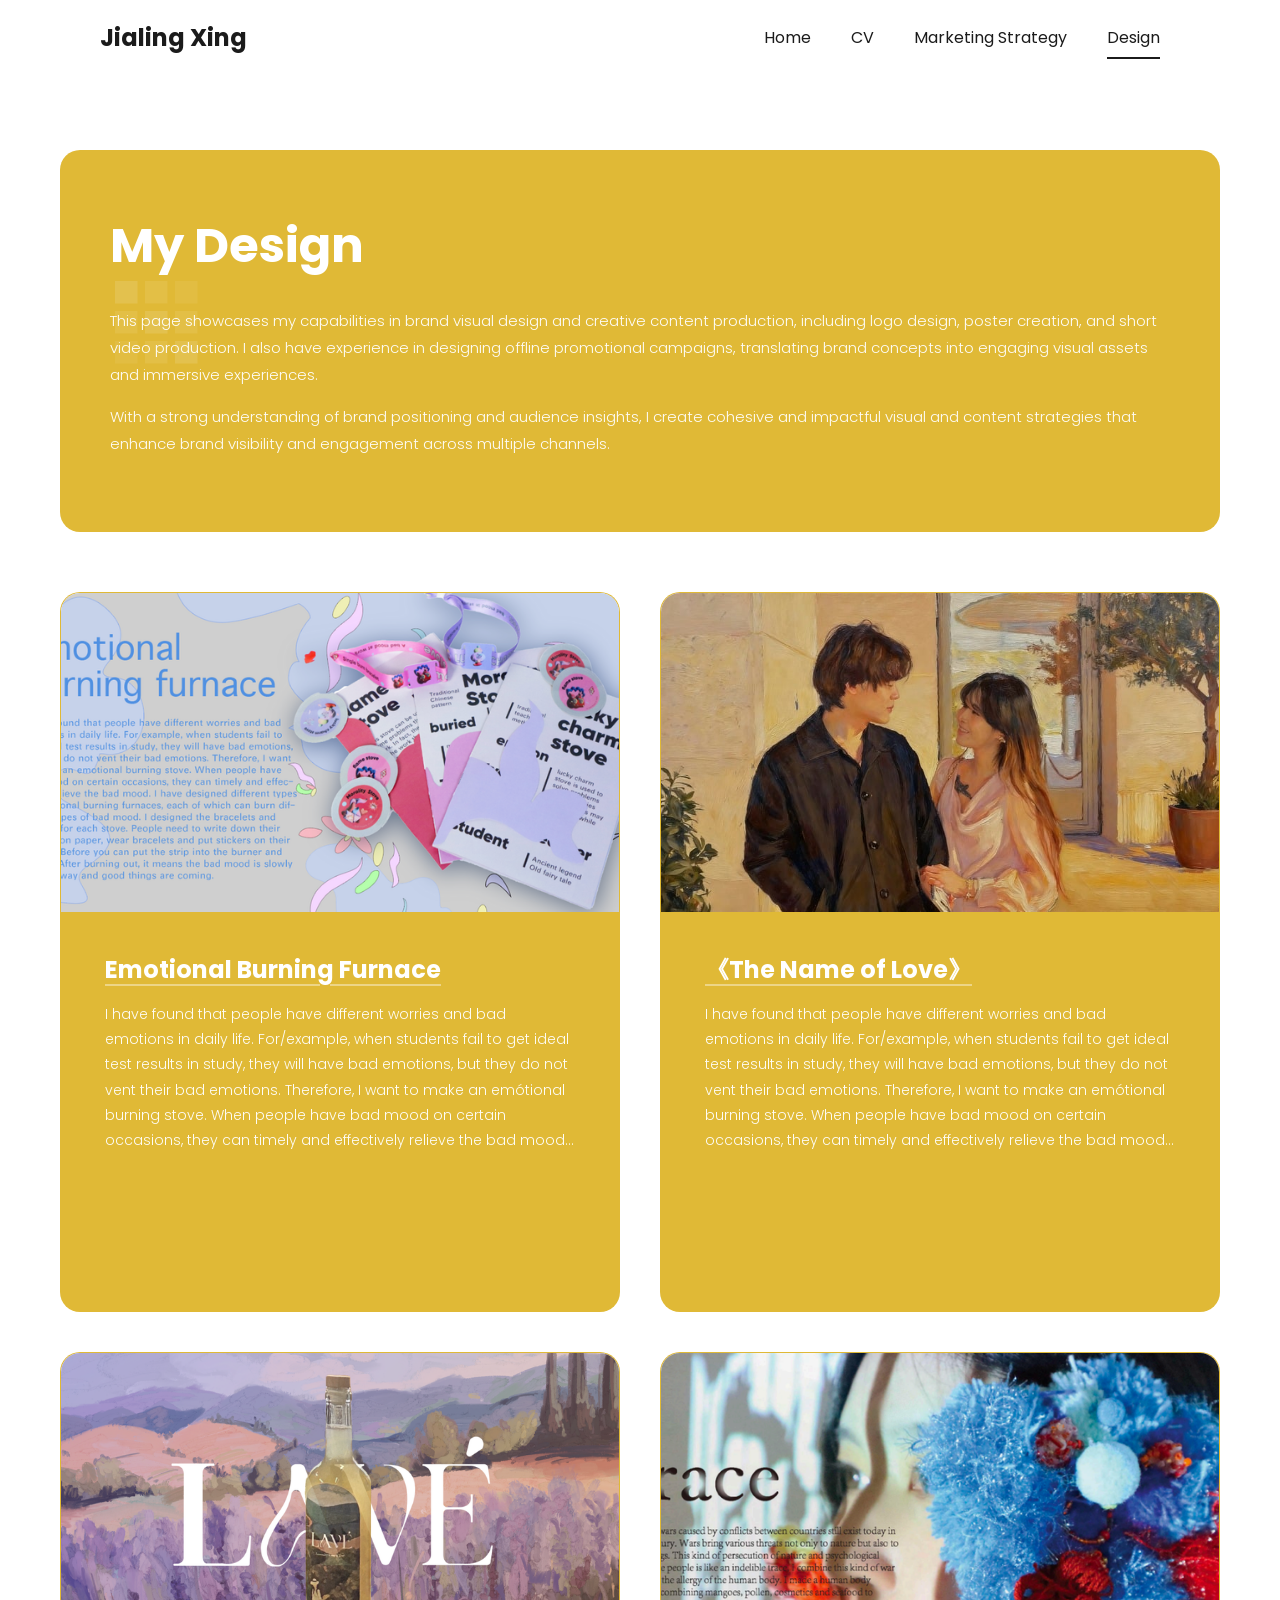
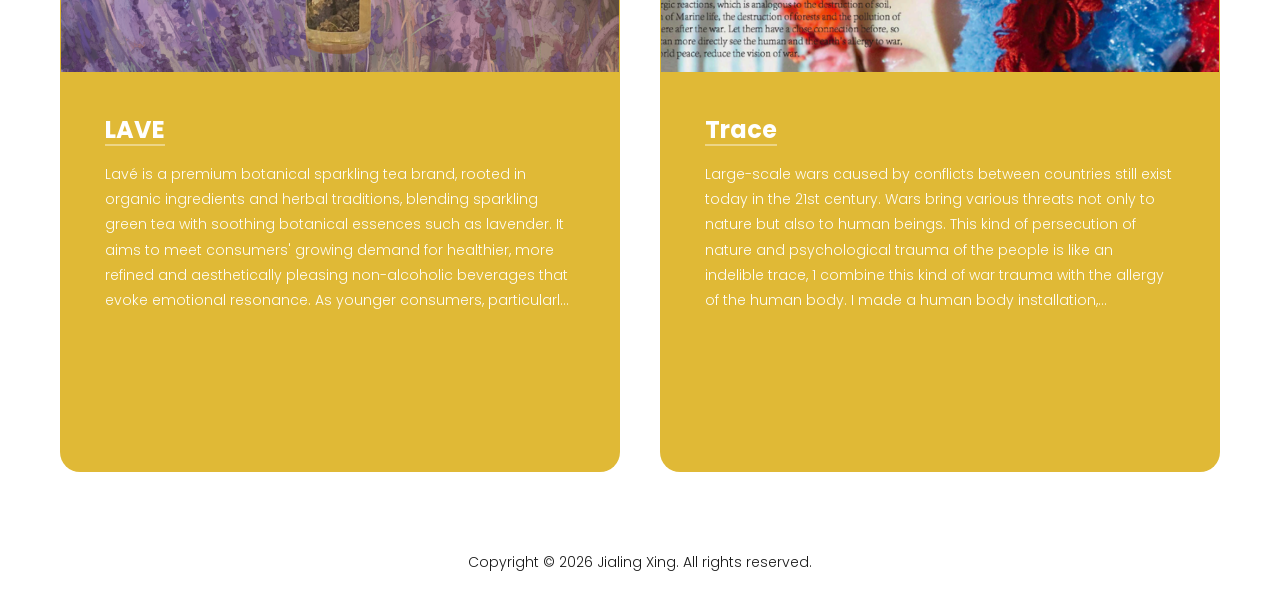
<file: design.html>
<!DOCTYPE html>
<html lang="en">

<head>
    <meta charset="UTF-8">
    <meta name="viewport" content="width=device-width, initial-scale=1.0">
    <title>Design - Jialing Xing Portfolio</title>
    <link rel="stylesheet" href="https://cdnjs.cloudflare.com/ajax/libs/font-awesome/5.15.3/css/all.min.css"
        integrity="sha512-iBBXm8fW90+nuLcSKlbmrPcLa0OT92xO1BIsZ+ywDWZCvqsWgccV3gFoRBv0z+8dLJgyAHIhR35VZc2oM/gI1w=="
        crossorigin="anonymous" referrerpolicy="no-referrer" />
    <link rel="stylesheet" href="./common.css">

    <!-- Design Page Styles -->
    <style>
        .design-wrapper {
            max-width: 1400px;
            margin: 0 auto;
            padding: 150px 60px 60px;
        }

        /* Design Header Section */
        .design-header {
            background: var(--primary);
            backdrop-filter: blur(10px);
            border-radius: 20px;
            padding: 60px 50px;
            margin-bottom: 60px;
            position: relative;
        }

        .design-header::before {
            content: '';
            position: absolute;
            left: 40px;
            top: 50%;
            transform: translateY(-50%);
            width: 150px;
            height: 150px;
            background: url('data:image/svg+xml,<svg xmlns="http://www.w3.org/2000/svg" viewBox="0 0 100 100"><rect x="10" y="10" width="15" height="15" fill="rgba(255,255,255,0.3)"/><rect x="30" y="10" width="15" height="15" fill="rgba(255,255,255,0.2)"/><rect x="50" y="10" width="15" height="15" fill="rgba(255,255,255,0.15)"/><rect x="10" y="30" width="15" height="15" fill="rgba(255,255,255,0.2)"/><rect x="30" y="30" width="15" height="15" fill="rgba(255,255,255,0.3)"/><rect x="50" y="30" width="15" height="15" fill="rgba(255,255,255,0.2)"/><rect x="10" y="50" width="15" height="15" fill="rgba(255,255,255,0.15)"/><rect x="30" y="50" width="15" height="15" fill="rgba(255,255,255,0.2)"/><rect x="50" y="50" width="15" height="15" fill="rgba(255,255,255,0.3)"/></svg>');
            background-size: contain;
            opacity: 0.4;
        }

        .design-header-content {
            position: relative;
            z-index: 1;
            margin-left: auto;
        }

        .design-header h1 {
            font-size: 48px;
            color: white;
            margin-bottom: 25px;
            font-weight: 700;
        }

        .design-header p {
            color: rgba(255, 255, 255, 0.95);
            font-size: 15px;
            line-height: 1.8;
            font-weight: 300;
            margin-bottom: 15px;
        }

        /* Design Projects */
        .design-projects {
            display: grid;
            grid-template-columns: repeat(2, 1fr);
            gap: 40px;
        }

        .design-project {
            background: rgba(255, 255, 255, 0.03);

            transition: all 0.3s ease;
        }

        .design-project:hover {
            transform: translateY(-8px);
            box-shadow: 0 20px 40px rgba(139, 251, 255, 0.2);
        }

        .design-project-image {
            width: 100%;
            height: 320px;
            overflow: hidden;
            position: relative;
        }

        .design-project-image img {
            width: 100%;
            height: 100%;
            border-radius: 20px 20px 0px 0px;
            object-fit: cover;
            transition: transform 0.5s ease;
            border: 1px solid var(--primary);
            border-bottom: none;
        }


        .design-project-info {
            height: 400px;
            padding: 40px 45px;
            background: var(--primary);
            backdrop-filter: blur(10px);
            border-radius: 0px 0px 20px 20px;
        }

        .design-project-title {
            font-size: 24px;
            color: white;
            margin-bottom: 15px;
            font-weight: 700;
            text-decoration: underline;
            text-decoration-color: rgba(255, 255, 255, 0.4);
            text-underline-offset: 6px;
        }

        .design-project-description {
            color: rgba(255, 255, 255, 0.95);
            font-size: 14px;
            line-height: 1.8;
            font-weight: 300;
            /* 多行文本截断CSS */
            display: -webkit-box;
            -webkit-line-clamp: 6;
            /* 限制显示4行 */
            -webkit-box-orient: vertical;
            overflow: hidden;
            text-overflow: ellipsis;
            max-height: calc(1.8em * 6);
            /* 行高 × 行数 */
        }

        /* Responsive */
        @media screen and (max-width: 1024px) {
            .design-wrapper {
                padding: 100px 30px 50px;
            }

            .design-projects {
                gap: 30px;
            }

            .design-project-image {
                height: 280px;
            }

            .design-project-info {
                height: auto;
                padding: 35px 30px;
            }
        }

        @media screen and (max-width: 768px) {
            .design-wrapper {
                padding: 100px 20px 40px;
            }

            .design-projects {
                grid-template-columns: 1fr;
                gap: 30px;
            }

            .design-header {
                padding: 40px 30px;
                margin-bottom: 40px;
            }

            .design-header::before {
                width: 80px;
                height: 80px;
                left: 20px;
            }

            .design-header h1 {
                font-size: 32px;
                margin-bottom: 20px;
            }

            .design-header p {
                font-size: 14px;
            }

            .design-project-image {
                height: 300px;
            }

            .design-project-info {
                padding: 30px 25px;
            }

            .design-project-title {
                font-size: 20px;
            }

            .design-project-description {
                font-size: 13px;
            }
        }
    </style>
</head>

<body>

  
    <header>
        <nav class="navbar">
            <h1><a href="index.html" class="logo">Jialing Xing</a></h1>
            <ul class="navigation-menu">
                <li><a href="index.html">Home</a></li>
                <li><a href="cv.html">CV</a></li>
               <li><a href="research.html">Marketing Strategy</a></li>
                <li><a class="active" href="design.html">Design</a></li>
                <!-- <li><a href="contact.html">Contact</a></li> -->
            </ul>
            <i class="mobile-menu-toggle fas fa-bars" aria-label="Toggle menu"></i>
        </nav>

        <div class="design-wrapper">
            <!-- Design Header -->
            <div class="design-header">
                <div class="design-header-content">
                    <h1>My Design</h1>
                    <p>
                     This page showcases my capabilities in brand visual design and creative content production, including logo design, poster creation, and short video production. I also have experience in designing offline promotional campaigns, translating brand concepts into engaging visual assets and immersive experiences.
                    </p>
                    <p>
                     With a strong understanding of brand positioning and audience insights, I create cohesive and impactful visual and content strategies that enhance brand visibility and engagement across multiple channels.
                    </p>
                </div>
            </div>

            <!-- Design Projects -->
            <div class="design-projects">
                <!-- Project 1: Emotional Burning Furnace -->
                <a href="design/detail-1.html" style="text-decoration: none;">
                    <div class="design-project">
                        <div class="design-project-image">
                            <img src="./images/design/1.webp" alt="Emotional Burning Furnace">
                        </div>
                        <div class="design-project-info">
                            <h2 class="design-project-title">Emotional Burning Furnace</h2>
                            <p class="design-project-description">
                                I have found that people have different worries and bad emotions in daily life.
                                For/example, when students fail to get ideal test results in study, they will have bad
                                emotions, but they do not vent their bad emotions. Therefore, I want to make an
                                emótional burning stove. When people have bad mood on certain occasions, they can timely
                                and effectively relieve the bad mood. I have designed different types of emotional
                                burning furnaces, each of which can burn dit-ferent types of bad mood. I designed the
                                bracelets and stickers for each stove. People need to write down their worries on paper,
                                wear bracelets and put stickers on their clothes. Before you can put the strip into the
                                burner and burn it. After burning out, it means the bad mood is slowly fading away and
                                good things are coming.
                            </p>
                        </div>
                    </div>
                </a>

                <!-- Project 2: The Name of Love -->
                <a href="design/detail-2.html" style="text-decoration: none;">
                    <div class="design-project">
                        <div class="design-project-image">
                            <img src="./images/design/2.jpg"
                                alt="The Name of Love">
                        </div>
                        <div class="design-project-info">
                            <h2 class="design-project-title">《The Name of Love》</h2>
                            <p class="design-project-description">
                                I have found that people have different worries and bad emotions in daily life.
                                For/example, when students fail to get ideal test results in study, they will have bad
                                emotions, but they do not vent their bad emotions. Therefore, I want to make an
                                emótional burning stove. When people have bad mood on certain occasions, they can timely
                                and effectively relieve the bad mood. I have designed different types of emotional
                                burning furnaces, each of which can burn dit-ferent types of bad mood. I designed the
                                bracelets and stickers for each stove. People need to write down their worries on paper,
                                wear bracelets and put stickers on their clothes. Before you can put the strip into the
                                burner and burn it. After burning out, it means the bad mood is slowly fading away and
                                good things are coming.

                            </p>
                        </div>
                    </div>
                </a>

                <!-- Project 3:LAVE -->

                <a href="./design/detail-3.html" style="text-decoration: none;">
                    <div class="design-project">
                        <div class="design-project-image">
                            <img src="./images/design/3.webp"
                                alt="LAVE">
                        </div>
                        <div class="design-project-info">
                            <h2 class="design-project-title">LAVE</h2>
                            <p class="design-project-description">
                                Lavé is a premium botanical sparkling tea brand, rooted in organic ingredients and
                                herbal traditions, blending sparkling green tea with soothing botanical essences such as
                                lavender. It aims to meet consumers' growing demand for healthier, more refined and
                                aesthetically pleasing non-alcoholic beverages that evoke emotional resonance. As
                                younger consumers, particularly Gen Z students and health-conscious women, increasingly
                                turn away from sugary and artificially sweetened soft drinks, the market lacks options
                                that combine health benefits, sensory enjoyment, and lifestyle appeal. Lavé fills this
                                gap by reimagining sparkling beverages through a health-first, design-driven philosophy.
                            </p>
                        </div>
                    </div>
                </a>

                <!-- Project 4:Trace -->
                <a href="./design/detail-4.html">
                    <div class="design-project">
                        <div class="design-project-image">
                            <img src="./images/design/4.webp" alt="Trace ">
                        </div>
                        <div class="design-project-info">
                            <h2 class="design-project-title">Trace </h2>
                            <p class="design-project-description">
                                Large-scale wars caused by conflicts between countries still exist today in the 21st
                                century. Wars bring various threats not only to nature but also to human beings. This
                                kind of persecution of nature and psychological trauma of the people is like an
                                indelible trace, 1 combine this kind of war trauma with the allergy of the human body. I
                                made a human body installation, combining mangoes, pollen, cosmetics and seafood to
                                people's allergic reactions, which is analogous to the destruction of soil, the
                                pollution of Marine life, the destruction of forests and the pollution of the atmosphere
                                after the war. Let them have a close connection before, so that people can more directly
                                see the human and the earth's allergy to war, to call for world peace, reduce the vision
                                of war.
                            </p>
                        </div>
                    </div>
                </a>




            </div>
        </div>

        <footer>
            <p>Copyright © 2026 Jialing Xing. All rights reserved.</p>
        </footer>
    </header>

    <script src="./main.js"></script>
</body>

</html>
</file>
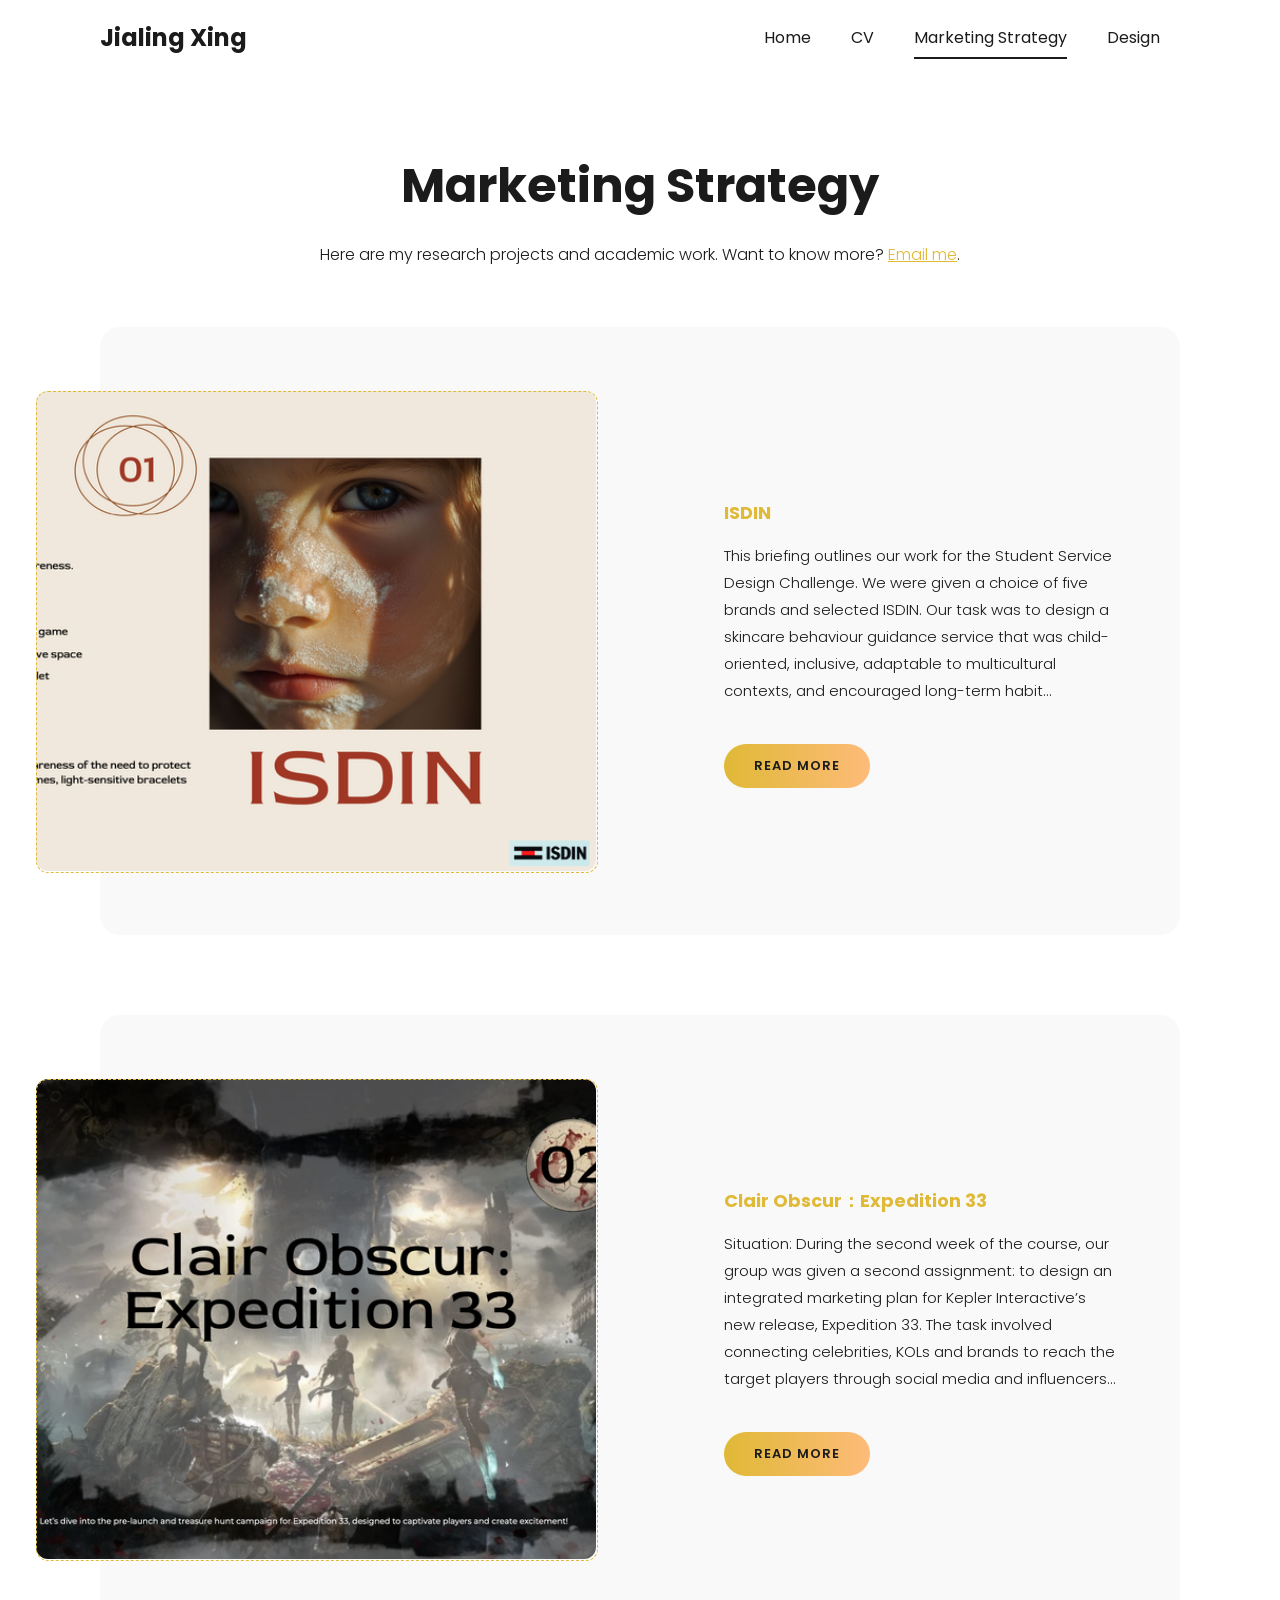
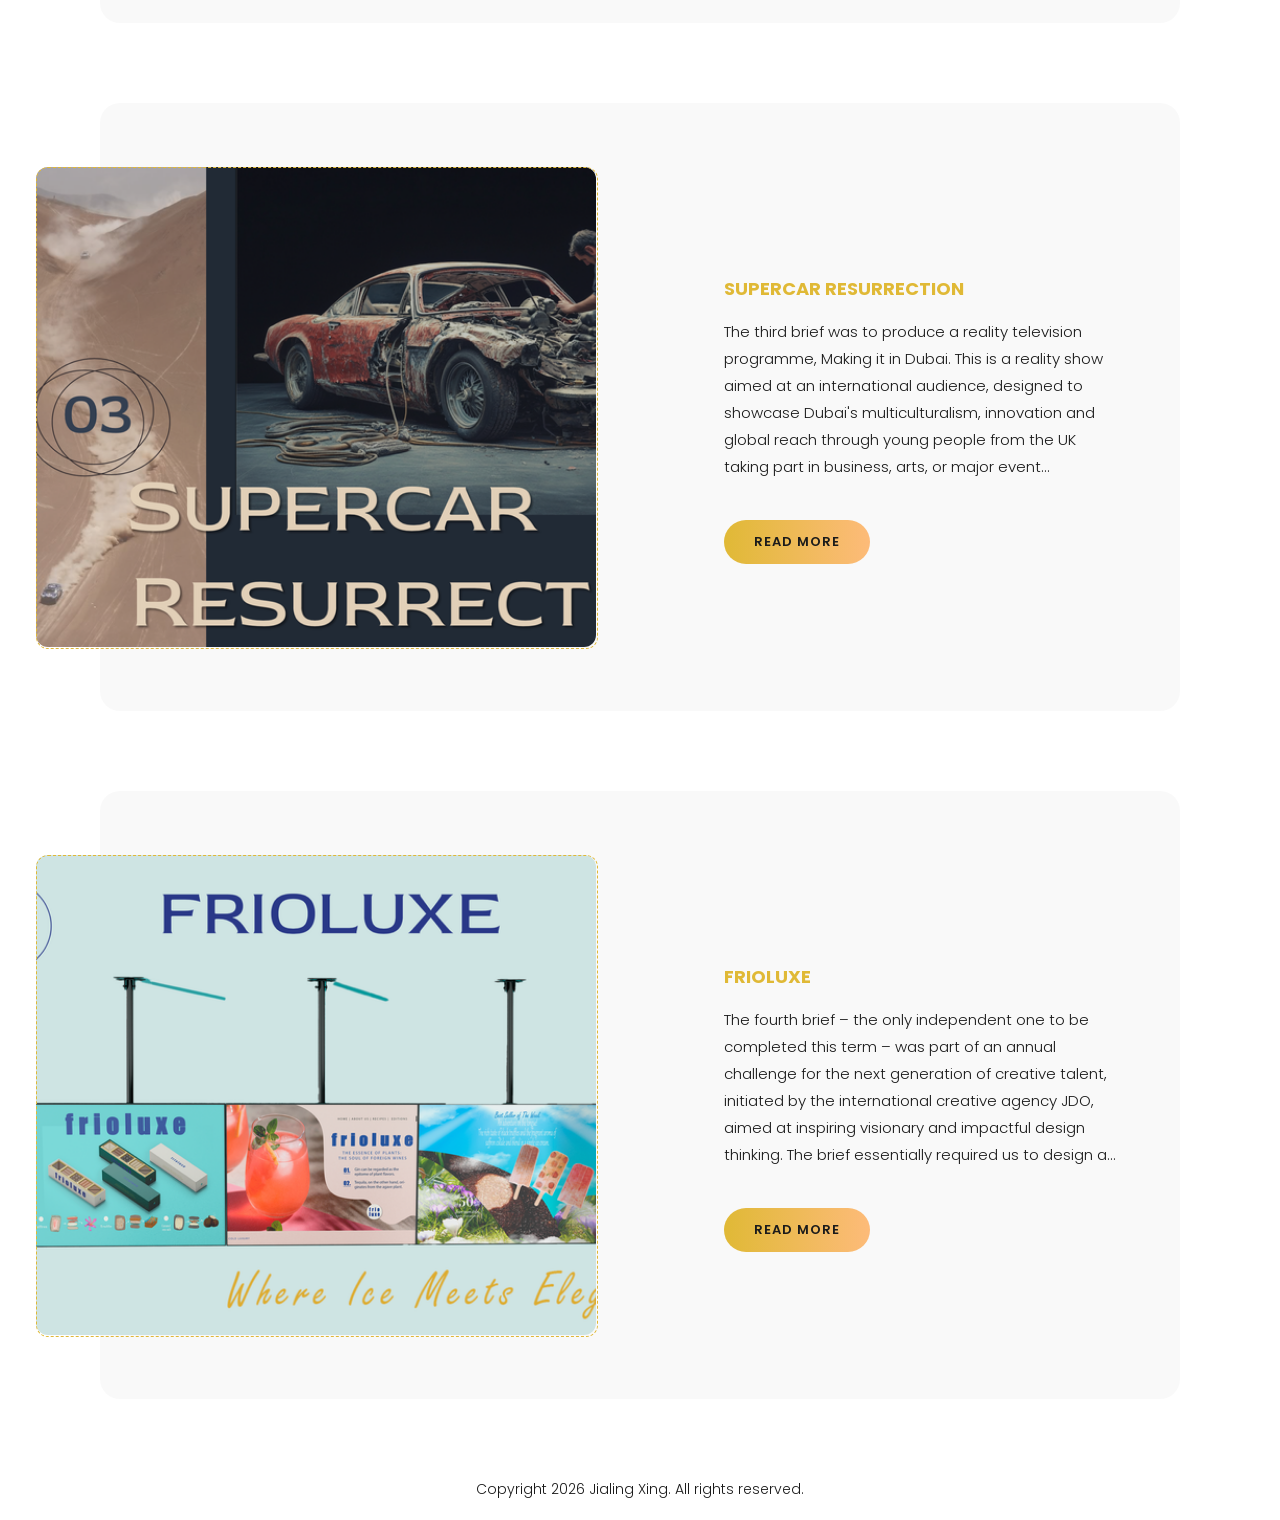
<file: research.html>
<!DOCTYPE html>
<html lang="en">

<head>
    <meta charset="UTF-8">
    <meta name="viewport" content="width=device-width, initial-scale=1.0">
    <title>Marketing Strategy - Jialing Xing Portfolio</title>
    <link rel="stylesheet" href="https://cdnjs.cloudflare.com/ajax/libs/font-awesome/5.15.3/css/all.min.css"
        integrity="sha512-iBBXm8fW90+nuLcSKlbmrPcLa0OT92xO1BIsZ+ywDWZCvqsWgccV3gFoRBv0z+8dLJgyAHIhR35VZc2oM/gI1w=="
        crossorigin="anonymous" referrerpolicy="no-referrer" />
    <link rel="stylesheet" href="./common.css">

    <!-- Research Page Styles -->
    <style>
        .research-container {
            max-width: 1200px;
            margin: 0 auto;
            padding: 150px 60px 60px;
        }

        .research-header {
            margin-bottom: 60px;
            text-align: center;
        }

        .research-header h1 {
            font-size: 48px;
            color: var(--white);
            margin-bottom: 20px;
        }

        .research-header p {
            color: var(--white);
            font-size: 16px;
            font-weight: 300;
        }

        .research-header a {
            color: var(--primary);
            text-decoration: underline;
        }

        .research-cards {
            display: flex;
            flex-direction: column;
            gap: 80px;
        }

        /* Blog Post Card Style */
        .research-card {
            width: 100%;
            padding: 4rem;
            background: rgba(219, 219, 219, 0.18);
            backdrop-filter: blur(10px);
            display: flex;
            align-items: center;
            border-radius: 20px;
            transition: all 0.3s ease;
        }

        .research-card:hover {
            transform: translateY(-5px);
        }

        .research-card-img {
            min-width: 35rem;
            max-width: 35rem;
            height: 30rem;
            transform: translateX(-8rem);
            position: relative;
        }

        .research-card-img img {
            width: 100%;
            height: 100%;
            object-fit: cover;
            display: block;
            border-radius: 12px;
        }

        .research-card-img::before {
            content: '';
            width: 100%;
            height: 100%;
            position: absolute;
            top: 0;
            left: 0;
            border-radius: 12px;
            border: 1px dashed var(--primary);
            ;
        }

        .research-card-info {
            flex: 1;
        }

        /* DOI 标签样式：作为研究元信息展示，并提示可交互 */
        .research-card-doi {
            display: inline-flex;
            align-items: center;
            gap: 8px;
            padding: 8px 0px;
            font-size: 14px;
            font-weight: 500;
            color: var(--primary);
            border: none;
            background: transparent;
            cursor: pointer;
            transition: all 0.3s ease;
        }

        .research-card-title {
            font-size: 18px;
            margin: 1.5rem 0 1rem;
            color: var(--primary);
            font-weight: 700;
        }

        .research-card-text {
            margin-bottom: 2.5rem;
            font-size: 15px;
            color: var(--white);
            line-height: 1.8;
            font-weight: 300;
        }

        .research-card-cta {
            display: inline-block;
            padding: 12px 30px;
            letter-spacing: 1px;
            text-transform: uppercase;
            text-decoration: none;
            font-size: 13px;
            color: var(--white);
            background: linear-gradient(to right, var(--primary) 0%, var(--secondary) 100%);
            border-radius: 30px;
            transition: all 0.3s ease;
            font-weight: 600;
        }

        .research-card-cta:hover {
            background: linear-gradient(to right, var(--secondary) 0%, var(--primary) 100%);
            transform: translateY(-2px);
            box-shadow: 0 5px 20px rgba(139, 251, 255, 0.4);
        }

        /* Responsive */
        @media screen and (max-width: 768px) {
            .research-container {
                padding: 120px 20px 40px;
            }

            .research-card {
                padding: 2rem;
                flex-direction: column;
            }

            .research-card-img {
                min-width: 100%;
                max-width: 100%;
                height: 25rem;
                transform: translate(0, -4rem);
            }

            .research-header h1 {
                font-size: 36px;
            }
        }
    </style>
</head>

<body>

  
    <header>
        <nav class="navbar">
            <h1><a href="index.html" class="logo">Jialing Xing</a></h1>
            <ul class="navigation-menu">
                <li><a href="index.html">Home</a></li>
                <li><a href="cv.html">CV</a></li>
                <li><a class="active" href="research.html">Marketing Strategy</a></li>
                <li><a href="design.html">Design</a></li>
                <!-- <li><a href="contact.html">Contact</a></li> -->
            </ul>
            <i class="mobile-menu-toggle fas fa-bars" aria-label="Toggle menu"></i>
        </nav>

        <div class="research-container">
            <div class="research-header">
                <h1>Marketing Strategy</h1>
                <p>Here are my research projects and academic work. Want to know more? <a
                        href="mailto:xjl15215998587@163.com">Email me</a>.</p>
            </div>

            <div class="research-cards">
                <!-- Research Card 1 -->
                <div class="research-card">
                    <div class="research-card-img">
                        <img src="./images/research/1.webp" alt="Research Project 1" style="object-position: right;" />
                    </div>
                    <div class="research-card-info">

                        <h2 class="research-card-title">ISDIN
                        </h2>
                        <p class="research-card-text">
                            This briefing outlines our work for the Student Service Design Challenge. We were given a
                            choice of five brands and selected ISDIN. Our task was to design a skincare behaviour
                            guidance service that was child-oriented, inclusive, adaptable to multicultural contexts,
                            and encouraged long-term habit formation. The service needed to be easy to understand and
                            use, while also enhancing children’s engagement through games, stories, or
                            technology—helping them grow into advocates for their own skin health and that of their
                            community. There were four of us on the team, but one male member was not actively involved
                            and was absent on the final pitch day.

                        </p>
                        <a href="research/detail-1.html" class="research-card-cta">Read More</a>
                    </div>
                </div>

                <!-- Research Card 2 -->
                <div class="research-card">
                    <div class="research-card-img">
                        <img src="./images/research/2.webp" alt="Research Project 2" />
                    </div>
                    <div class="research-card-info">

                        <h2 class="research-card-title">Clair Obscur：Expedition 33</h2>
                        <p class="research-card-text">
                            Situation:
                            During the second week of the course, our group was given a
                            second assignment: to design an integrated marketing plan for
                            Kepler Interactive’s new release, Expedition 33. The task
                            involved connecting celebrities, KOLs and brands to reach the
                            target players through social media and influencers. Although
                            the original team of three became a team of two due to the
                            absence of one member, we quickly adjusted our division of
                            labour to ensure the project progressed smoothly.
                        </p>
                        <a href="./research/detail-2.html" class="research-card-cta">Read More</a>
                    </div>
                </div>

                <!-- Research Card 3 -->
                <div class="research-card">
                    <div class="research-card-img">
                        <img src="./images/research/3.webp" alt="Research Project 3" />
                    </div>
                    <div class="research-card-info">
                        <h2 class="research-card-title">SUPERCAR RESURRECTION</h2>
                        <p class="research-card-text">
                            The third brief was to produce a reality
                            television programme, Making it in Dubai. This
                            is a reality show aimed at an international
                            audience, designed to showcase Dubai's
                            multiculturalism, innovation and global reach
                            through young people from the UK taking part
                            in business, arts, or major event challenges.
                            The objective was to inspire interest in and
                            recognition of the city’s diversity and potential
                            for the future.
                        </p>
                        <a href="./research/detail-3.html" class="research-card-cta">Read More</a>
                    </div>
                </div>

                <!-- Research Card 4 -->
                <div class="research-card">
                    <div class="research-card-img">
                        <img src="./images/research/4.webp" alt="Research Project 4" />
                    </div>
                    <div class="research-card-info">
                        <h2 class="research-card-title">FRIOLUXE</h2>
                        <p class="research-card-text">
                            The fourth brief – the only independent one to be completed this term – was part of an
                            annual challenge for the next generation of creative talent, initiated by the international
                            creative agency JDO, aimed at inspiring visionary and impactful design thinking. The brief
                            essentially required us to design a new snack brand for a pub.
                        </p>
                        <a href="./research/detail-4.html" class="research-card-cta">Read More</a>
                    </div>
                </div>

          
            </div>
        </div>
        <footer>
            <p>Copyright 2026 Jialing Xing. All rights reserved.</p>
        </footer>
    </header>

    <script src="./main.js"></script>
</body>

</html>
</file>
<file: common.css>
@import url('https://fonts.googleapis.com/css2?family=Poppins:wght@100;200;300;400;500;600;700;800;900&display=swap');


/* Global Styles */
*{
    margin: 0;
    padding: 0;
    box-sizing: border-box;
}

:root{
    --black:#433930;
    --white:#1b1b1b;
    --gray:#333;
    --primary:#E0B936;
    --secondary:#fdbb79;
    --third:#FF602A;
    --grey-text:rgba(87, 72, 72, 0.8);
}

body{
    font-family: 'Poppins', sans-serif;
    overflow-x: hidden;
}

body.overflow{
    overflow: hidden;
}

a{
    text-decoration: none;
}

li{
    list-style: none;
}



/* Header */
header{
    position: relative;
   

}

/* Navigation Bar */
.navbar{
    position: fixed;
    padding: 20px 100px;
    display: flex;
    justify-content: space-between;
    align-items: center;
    width: 100%;
    background-color: rgba(255, 255, 255, 0.161);
    backdrop-filter: blur(10px);
    -webkit-backdrop-filter: blur(20px);
    border-bottom: 1px solid rgba(255, 255, 255, 0.1);
    z-index: 999;
    transition: all 0.3s ease;
}

.logo{
    color: var(--white);
    user-select: none;
}

.navigation-menu {
    margin-left: 50px;
    display: flex;
    flex-wrap: wrap;
    transition: all .3s;
}

.navigation-menu li a{
    color: var(--white);
    margin: 0 20px;
}

.navigation-menu li:hover a:not(.active){
    color: var(--primary);
}

.navigation-menu li a.active{
    padding-bottom: 8px;
    border-bottom: 2px solid var(--white);
}

.mobile-menu-toggle{
    color: var(--white);
    font-size: 25px;
    display: none;
    cursor: pointer;
}

.mobile-menu-toggle:hover{
    color: var(--primary);
    transform: scale(1.1);
}

/* Button Styles */
.btn{
    width: 165px;
    height: 35px;
    font-size: 15px;
    border: none;
    position: relative;
    font-weight: 600;
    overflow: hidden;
    cursor: pointer;
    color: var(--black);
    transition: all 0.3s;
    background-color: var(--white);
}

.btn:before{
    content: '';
    width: 100%;
    height: 100%;
    position: absolute;
    top: 0;
    left: 0;
    transform: translateX(-100px) rotate(45deg);
    background-color: var(--secondary);
    transition: transform 0.3s;
}

.btn:after{
    content: '';
    width: 100%;
    height: 100%;
    position: absolute;
    top: 0;
    left: 0;
    transform: translateX(-110px) rotate(45deg);
    background-color: var(--primary);
    transition: transform 0.3s;
}

.btn:hover{
    border: 1px solid var(--white);
    color: var(--white);
    background-color: var(--black);
}

.btn:hover::before{
    transform: translateX(100px) rotate(45deg);
}

.btn:hover::after{
    transform: translateX(110px) rotate(45deg);
}

/* Section Common Styles */
.section{
    padding-top: 120px;
    display: flex;
    width: auto;
    flex-direction: column;
    margin: 0px 100px;
    align-items: center;
    justify-content: center;
}

.section .section-title{
    text-transform: uppercase;
    font-size: 50px;
    color: var(--white);
}

.section .section-desc{
    text-align: center;
    color: var(--white);
}

.section a{
    color: var(--primary);
}

.sec-dis{
    min-height: 100vh;
    display: flex;
    overflow-y: auto;
}

/* Animations */
@keyframes rotate {
    from{
        transform: rotate(0deg);
    }
    to{
        transform: rotate(360deg);
    }
}

/* Responsive - Mobile Navigation Only */
@media screen and (max-width:905px) {
    .navbar {
        padding: 20px 16px;
    }
    
    .logo{
        font-size: 20px;
    }
    
    .navigation-menu{
        position: absolute;
        justify-content: center;
        align-items: center;
        align-content: center;
        flex-direction: column;
        top: 0;
        left: 0;
        display: none;
        visibility: hidden;
        opacity: 0;
        transform: translateX(-50px) translateY(-50px);
        width: 100vw;
        height: 110vh;
        z-index: 100;
        background-color: var(--secondary);
    }
    
    .navigation-menu.dis{
        display: flex;
        opacity: 1;
        visibility: visible;
    }
    
    .navigation-menu li {
        margin-top: 30px;
    }
    
    .navigation-menu li a{
        font-size: 20px;
        position: relative;
        letter-spacing: 2px;
    }
    
    .navigation-menu:before{
        content: 'Navigation';
        color: rgba(158, 158, 158, 0.158);
        font-size: 80px;
        font-weight: 900;
        text-transform: uppercase;
        font-family: 'popins' ,sans-serif;
        transform: translateY(230px) translateX(-50px) rotate(90deg);
    }
    
    .mobile-menu-toggle {
        display: block;
        opacity: 1;
        z-index: 100;
    }
}




footer{
   
    width: 100%;
    color: var(--white);
    text-align: center;
    padding: 20px;
    font-size: 14px;
    font-weight: 300;
}

/* Page Transition Animations - Fade Effect */
/* Fallback for browsers without View Transitions API */
body {
    animation: fadeIn 0.5s ease-out;
}

@keyframes fadeIn {
    from {
        opacity: 0;
    }
    to {
        opacity: 1;
    }
}

@keyframes fadeOut {
    from {
        opacity: 1;
    }
    to {
        opacity: 0;
    }
}

body.page-exit {
    animation: fadeOut 0.3s ease-in forwards;
}

/* 研究卡片摘要文本：全局控制默认显示 6 行内容，保持卡片一致性 */
.research-card-text{
    /* 通过 WebKit 盒模型限制垂直方向的布局，防止文本撑开卡片 */
    display: -webkit-box;
    -webkit-box-orient: vertical;
    /* 限制最多 6 行且隐藏溢出内容，用省略号提示更多信息 */
    -webkit-line-clamp: 6;
    overflow: hidden;
    text-overflow: ellipsis;
    /* 行高 × 行数，确保视觉高度与 main 样式一致 */
    max-height: calc(1.8em * 6);
}

/* View Transitions API styles for modern browsers */
@supports (view-transition-name: none) {
    ::view-transition-old(root) {
        animation: fadeOut 0.3s ease-in;
    }
    
    ::view-transition-new(root) {
        animation: fadeIn 0.5s ease-out;
    }
}
</file>
